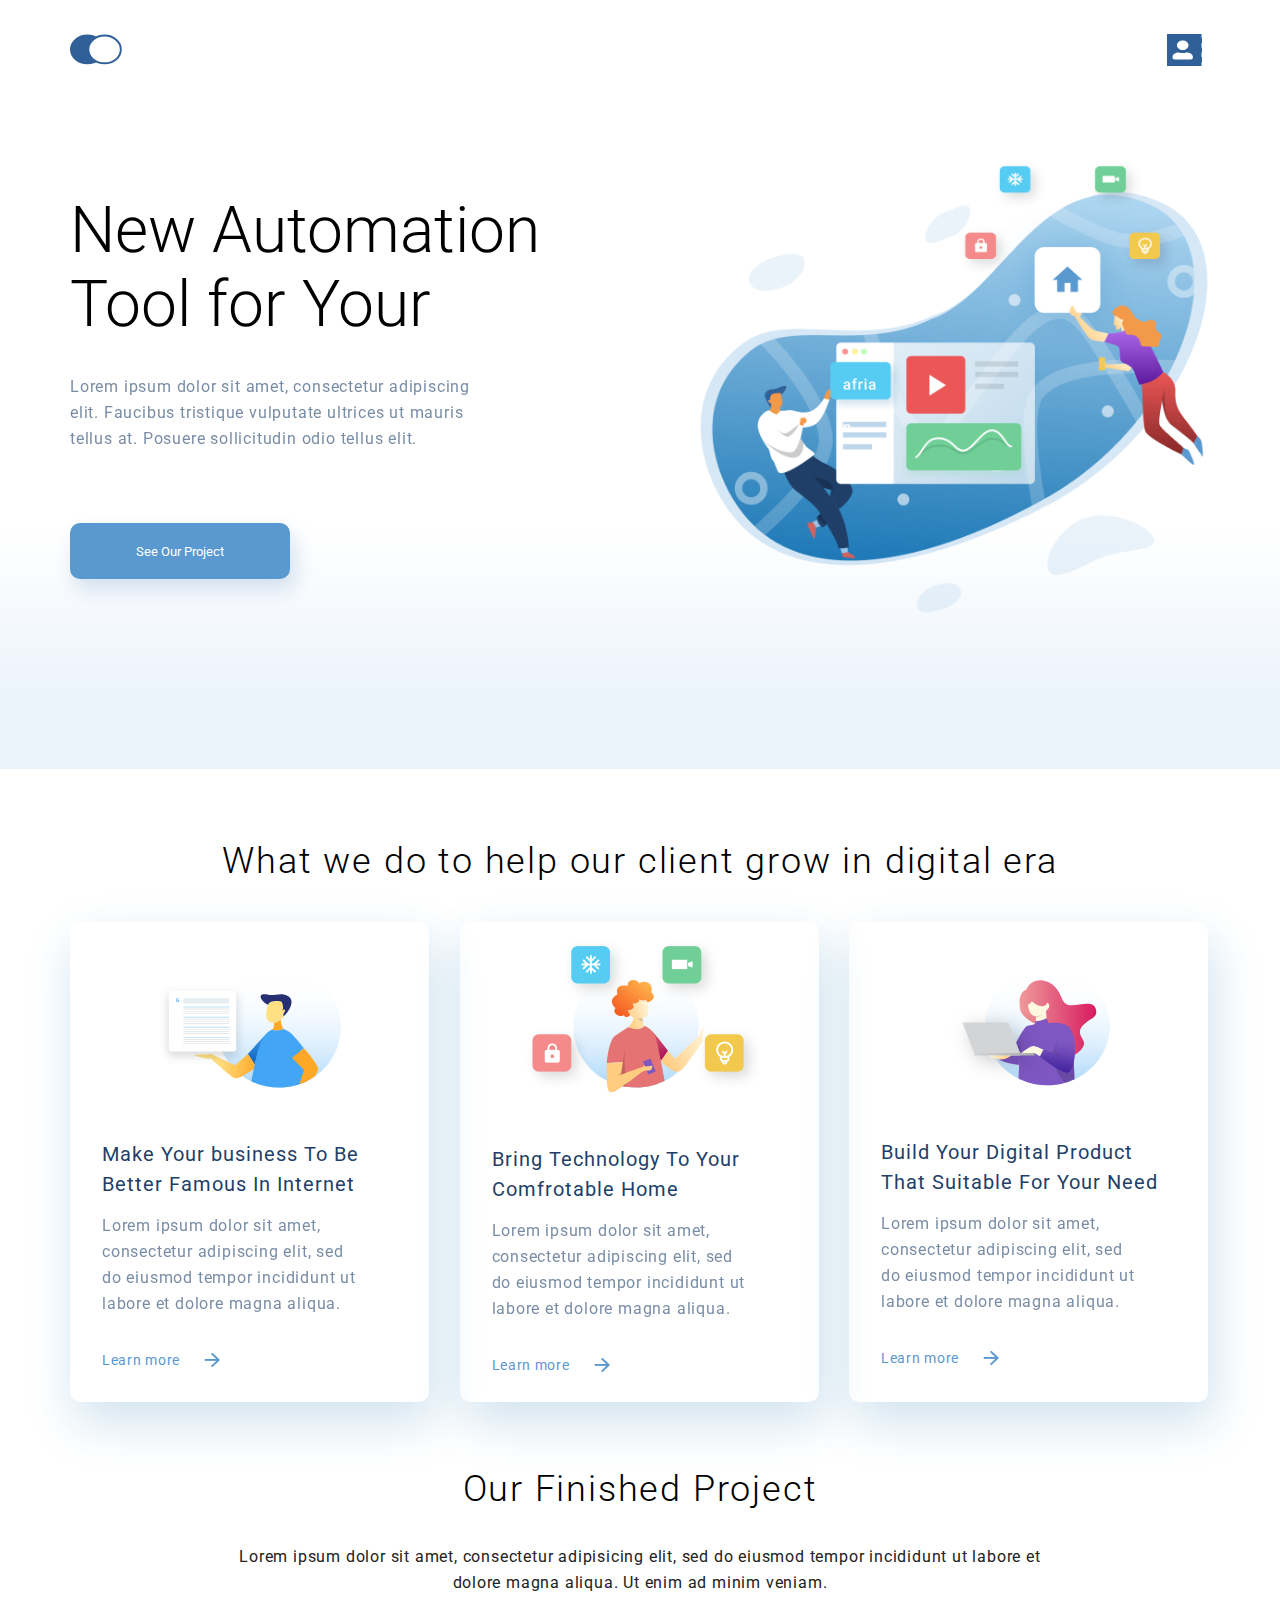
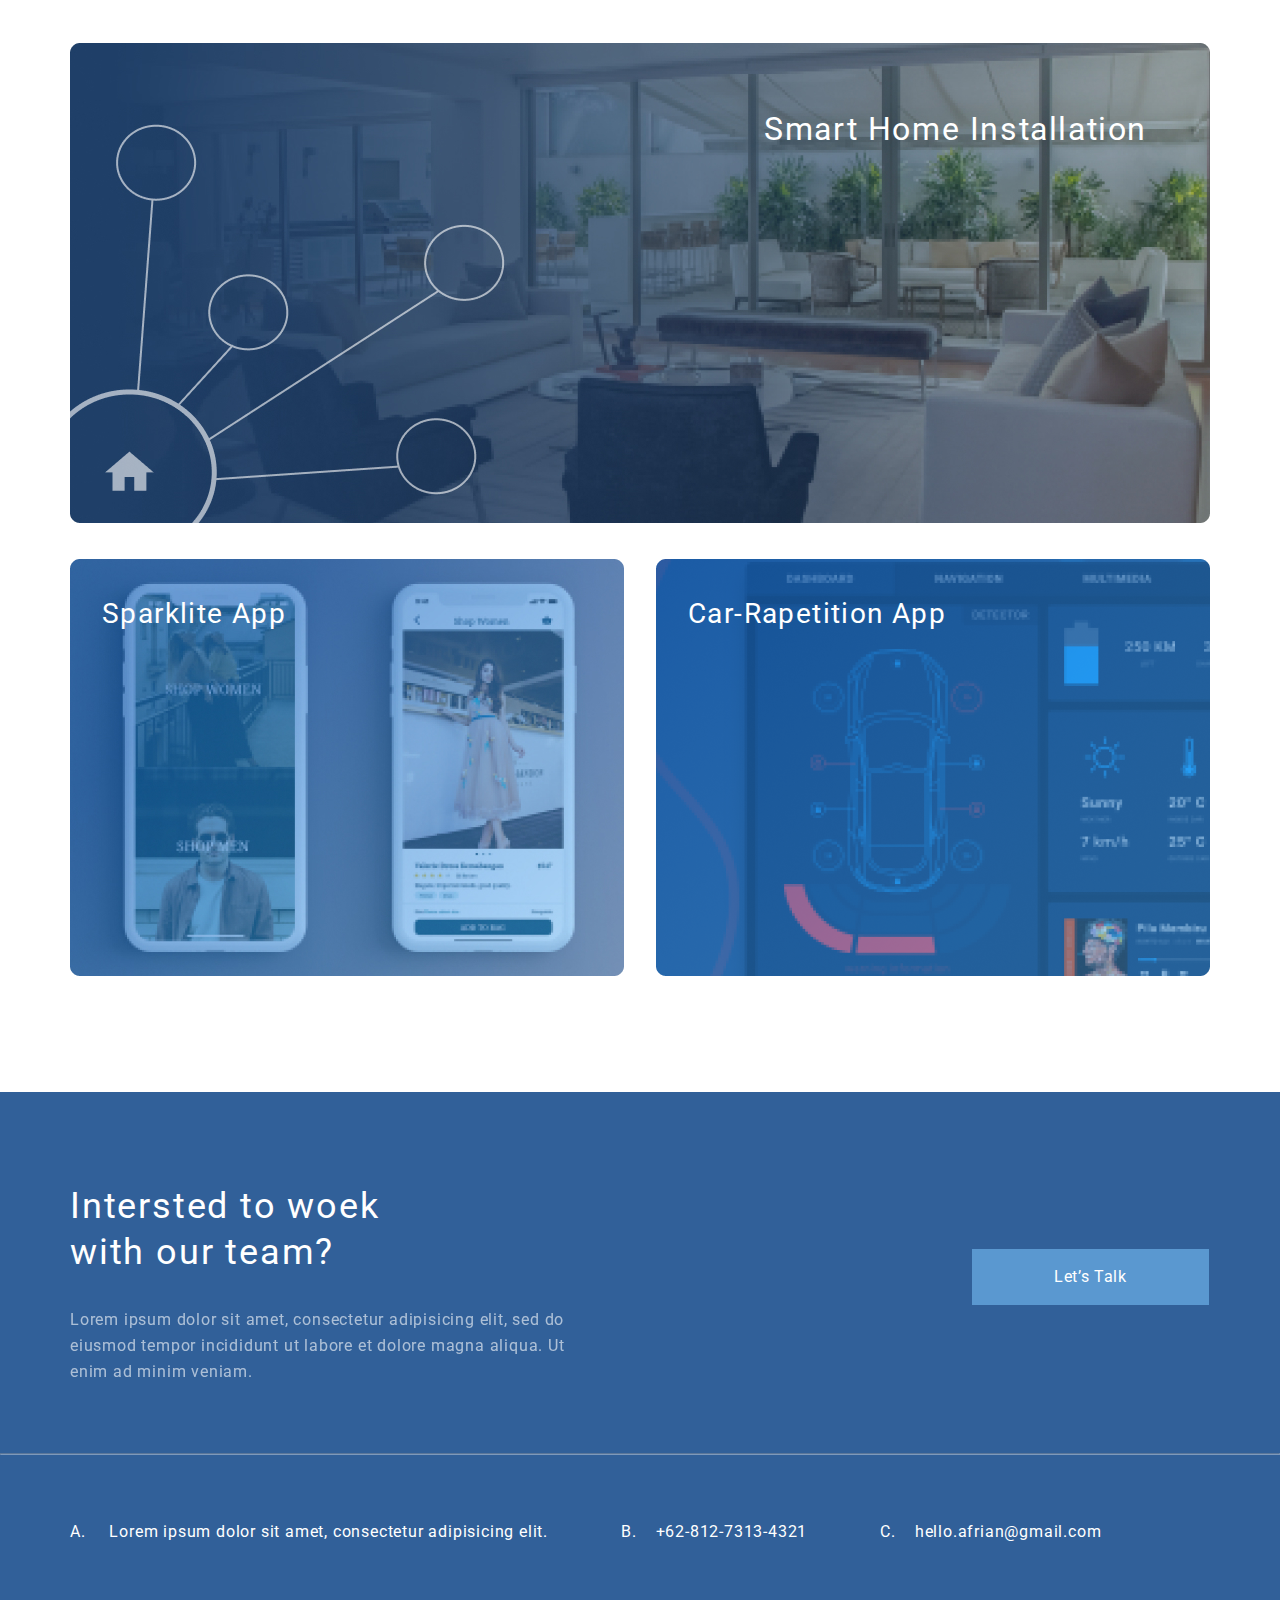
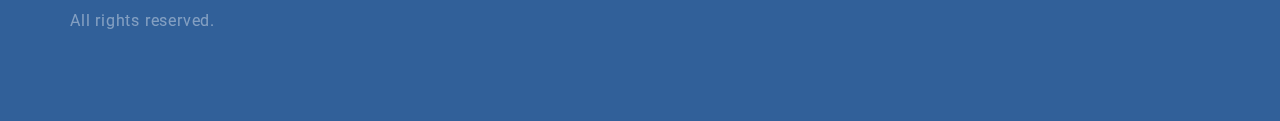
<file: index.html>
<!DOCTYPE html>
<html lang="en">

<head>
    <meta charset="UTF-8">
    <meta http-equiv="X-UA-Compatible" content="IE=edge">
    <meta name="viewport" content="width=device-width, initial-scale=1.0">
    <link rel="stylesheet" href="style.css">
    <link rel="preconnect" href="https://fonts.gstatic.com">
    <link href="https://fonts.googleapis.com/css2?family=Roboto:wght@300;400&display=swap" rel="stylesheet">
    <title>Document</title>
</head>

<body>
    <div class="header">
        <div class="wrapper wrapper__box">
            <div class="header__menu">
                <ul class="header__list">
                    <li class="header__link"><a href="index.html"><img src="./img/main.svg" alt="main logo"></a></li>
                    <li class="header__link"><a href="contacts.html"><img src="./img/contacts.svg"
                                alt="contacts logo"></a></li>
                </ul>
            </div>
            <div class="header__main">
                <div class="header__auotomation">
                    <h1 class="header__auotomation-text">New Automation
                        Tool for Your </h1>
                    <p class="header__auotomation-text">Lorem ipsum dolor sit amet, consectetur adipiscing elit.
                        Faucibus
                        tristique vulputate ultrices ut
                        mauris tellus at. Posuere sollicitudin odio tellus elit.
                    </p>

                    <button>See Our Project</button>

                </div>
            </div>
        </div>
    </div>
    <main class="main">
        <div class="wrapper wrap">
            <div class="main__title">
                <h3>What we do to help our client grow in digital era</h3>
            </div>
            <div class="main__about">
                <div class="main__cards">
                    <div class="main__card">
                        <img class="main__img-business" src="./img/business.svg" alt="business">
                        <h3>
                            Make Your business To Be
                            Better Famous In Internet
                        </h3>
                        <p>
                            Lorem ipsum dolor sit amet, consectetur adipiscing elit, sed do eiusmod tempor incididunt ut
                            labore et dolore magna aliqua.
                        </p>
                        <button>Learn more</button>
                    </div>
                    <div class="main__card ">
                        <img class="main__img-technologys" src="./img/group_technology.png" alt="technology">
                        <img class="main__img-technology" src="./img/technology.svg" alt="technology">
                        <h3>
                            Bring Technology To Your
                            Comfrotable Home
                        </h3>
                        <p>
                            Lorem ipsum dolor sit amet, consectetur adipiscing elit, sed do eiusmod tempor incididunt ut
                            labore et dolore magna aliqua.
                        </p>
                        <button>Learn more</button>
                    </div>
                    <div class="main__card">
                        <img class="main__img-build" src="./img/build.svg" alt="build">
                        <h3>
                            Build Your Digital Product
                            That Suitable For Your Need
                        </h3>
                        <p>
                            Lorem ipsum dolor sit amet, consectetur adipiscing elit, sed do eiusmod tempor incididunt ut
                            labore et dolore magna aliqua.
                        </p>
                        <button>Learn more</button>
                    </div>
                </div>
            </div>
        </div>
    </main>
    <section class="select">
        <div class="select__wrapper">
            <h3>Our Finished Project</h3>
            <p>
                Lorem ipsum dolor sit amet, consectetur adipisicing elit, sed do eiusmod tempor incididunt ut labore et
                dolore magna aliqua. Ut enim ad minim veniam.
            </p>
        </div>
        <div class="select__wrapp">
            <div class="select__item">
                <img src="./img/smart_home.jpg" alt="smart home">
                <p>Smart Home Installation</p>
            </div>
            <div class="select__img">
                <div class="select__img-item">
                    <img src="./img/sparklite_app.jpg" alt="sparklite app">
                    <p>Sparklite App</p>
                </div>
                <div class="select__img-item">
                    <img src="./img/car-rapetition_app.png" alt="car-rapetition app">
                    <p>Car-Rapetition App</p>
                </div>
            </div>
        </div>

    </section>

    <footer class="footer">
        <div class="footer__wrapper">
            <div class="footer__about">
                <h3>
                    Intersted to woek
                    with our team?
                </h3>
                <p>
                    Lorem ipsum dolor sit amet, consectetur adipisicing elit, sed do eiusmod tempor incididunt ut labore
                    et dolore magna aliqua. Ut enim ad minim veniam.
                </p>
            </div>
            <div class="footer__button">
                <button>Let’s Talk</button>
            </div>
        </div>
        <hr class="hr">
        <div class="footer__wrap">
            <ul>
                <li> Lorem ipsum dolor sit amet, consectetur adipisicing elit.</li>
                <li>+62-812-7313-4321</li>
                <li>hello.afrian@gmail.com</li>

            </ul>
            <div class="footer__text">
                <p>All rights reserved.</p>
            </div>

        </div>
    </footer>

</body>

</html>
</file>
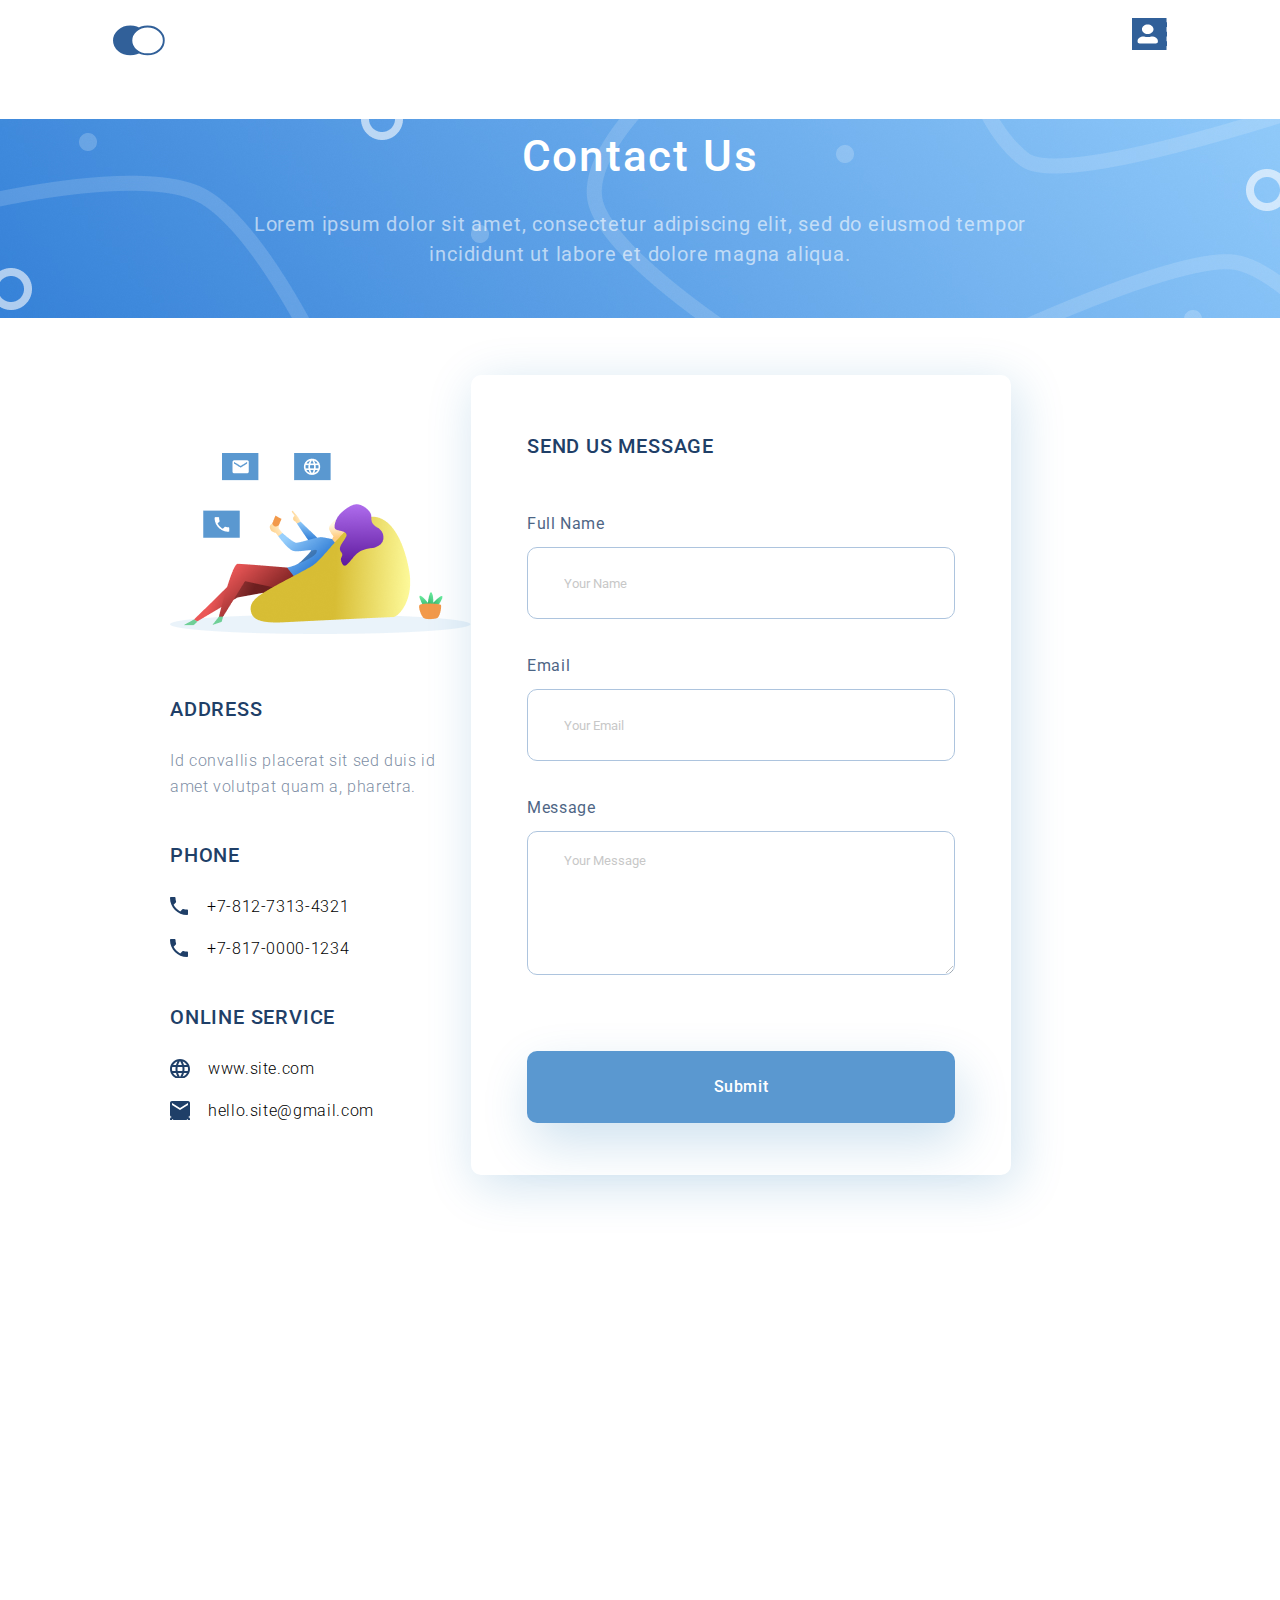
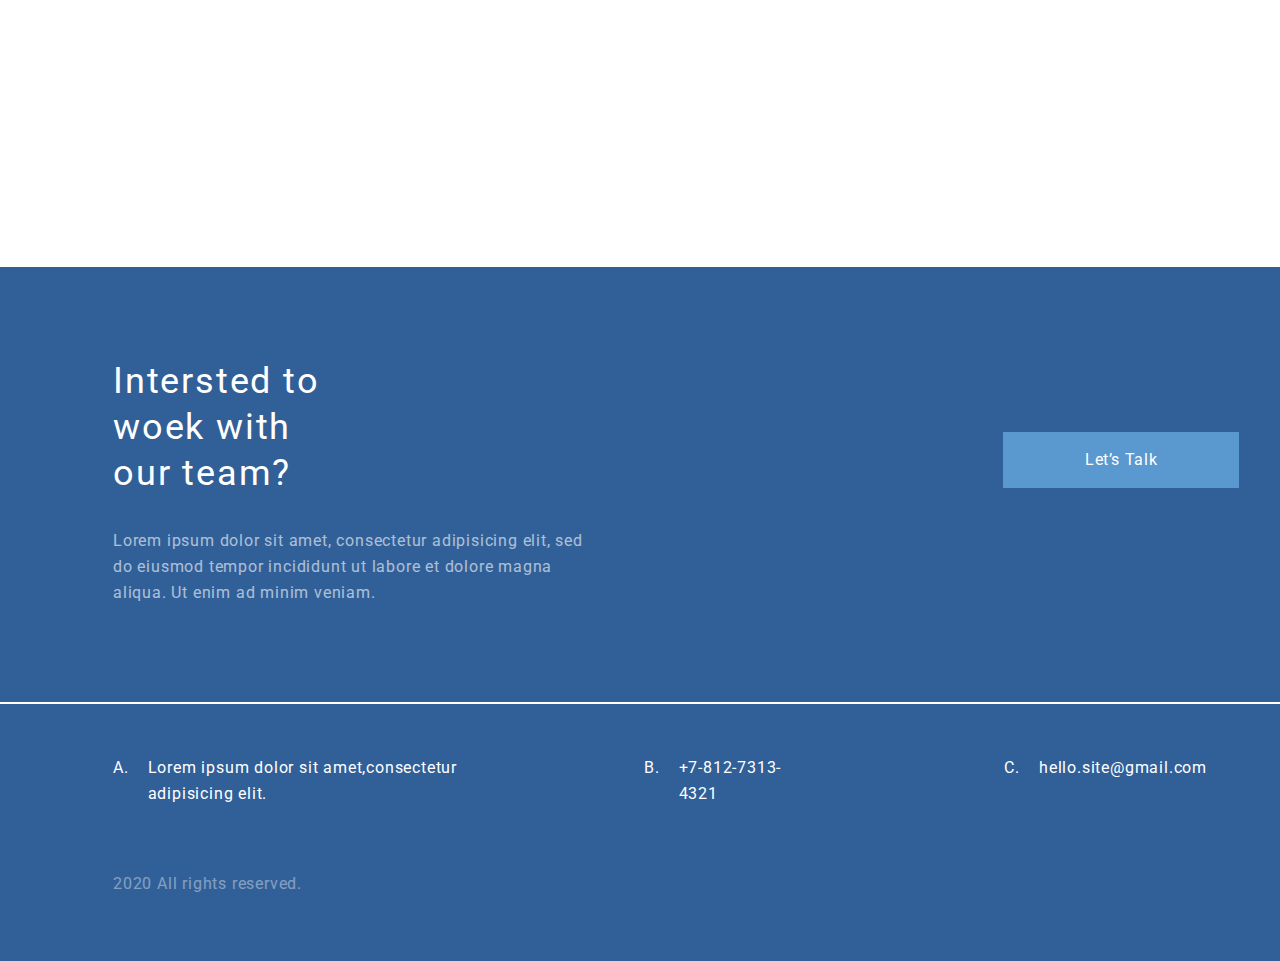
<file: contacts.html>
<!DOCTYPE html>
<html lang="en">

<head>
    <meta charset="UTF-8">
    <meta http-equiv="X-UA-Compatible" content="IE=edge">
    <meta name="viewport" content="width=device-width, initial-scale=1.0">
    <link rel="stylesheet" href="./style_contacts.css">
    <link rel="preconnect" href="https://fonts.gstatic.com">
    <link href="https://fonts.googleapis.com/css2?family=Roboto:wght@300;400;500&display=swap" rel="stylesheet">
    <title>Document</title>
</head>

<body>
    <header class="header">
        <div class="wrapper">
            <div class="header__menu">
                <ul class="header__list">
                    <li class="header__link"><a href="index.html"><img class="header__logo-main" src="./img/main.svg"
                                alt="main logo"></a></li>
                    <li class="header__link"><a href="contacts.html"><img src="./img/contacts.svg"
                                alt="contacts logo"></a></li>
                </ul>
            </div>
            <div class="header__bg">
                <h2>Contact Us</h2>
                <p>Lorem ipsum dolor sit amet, consectetur adipiscing elit, sed do eiusmod tempor incididunt ut labore
                    et dolore magna aliqua. </p>
            </div>
        </div>
    </header>
    <div class="main">
        <div class="wrapper__wrap">
            <div class="info">
                <div class="info__item">
                    <div class="img">
                        <img src="./img/sotial.png" alt="social">
                    </div>
                    <h3>ADDRESS</h3>
                    <p>Id convallis placerat sit sed duis id amet volutpat quam a, pharetra.</p>
                    <h3>PHONE</h3>
                    <ul>
                        <li class="info__list"><a href="+7-812-7313-4321">+7-812-7313-4321</a></li>
                        <li class="info__list"><a href="+7-817-0000-1234">+7-817-0000-1234</a></li>
                    </ul>
                    <h3>ONLINE SERVICE</h3>
                    <ul>
                        <li class="info__link"><a href="www.site.com">www.site.com</a></li>
                        <li class="info__link"><a href="hello.site@gmail.com">hello.site@gmail.com</a></li>
                    </ul>
                </div>
                <div class="info__item">
                    <div class="box">
                        <h3>SEND US MESSAGE</h3>
                        <form action="">
                            <p>Full Name </p>
                            <input class="input__area" type="text" placeholder="Your Name">
                            <p>Email </p>
                            <input class="input__area" type="email" placeholder="Your Email">
                            <p> Message </p>
                            <textarea class="input__area" name="" id="" cols="30" rows="10"
                                placeholder="Your Message"></textarea>
                            <button class="btn" type="submit">Submit</button>
                        </form>
                    </div>
                </div>
            </div>
            <iframe
                src="https://yandex.ru/map-widget/v1/?um=constructor%3A86b4d471b8c56388920864c1c0abe0b7c91432ac3e520b9351edbdc657898ec6&amp;source=constructor"
                width="100%" height="480" frameborder="0"></iframe>
        </div>
    </div>
    <section class="intersted">
        <div class="intersted__bg">
            <div class=" intersted__title ">
                <h2>Intersted to woek
                    with our team?</h2>
                <p>Lorem ipsum dolor sit amet, consectetur adipisicing elit, sed do eiusmod tempor incididunt ut labore
                    et dolore magna aliqua. Ut enim ad minim veniam.</p>
            </div>
            <div class="intersted__button">
                <button>Let’s Talk</button>
            </div>
        </div>
        <hr>
    </section>
    <div class="footer">
        <div class="footer__bg">
            <ul>
                <li>Lorem ipsum dolor sit amet,consectetur adipisicing elit.</li>
                <li><a href="+7-812-7313-4321">+7-812-7313-4321</a></li>
                <li><a href="hello.site@gmail.com">hello.site@gmail.com</a></li>
            </ul>
            <div class="footer__text">
                <p>2020 All rights reserved.</p>
            </div>
        </div>
    </div>
</file>
<file: style.css>
*{
    margin: 0;
    padding: 0;
    box-sizing: border-box;
    font-family: 'Roboto', sans-serif;
    color: #000000;
}
.header{
    background: linear-gradient(0deg, #EBF3FB 8.84%, rgba(152, 195, 232, 0) 31.12%);
    min-height: 768px;
}
.wrapper{
    max-width: 1140px;
    margin: 0 auto;
}
.wrapper__box{
    display: flex;
    flex-direction: column;
    height: 100%;
    background: url(./img/afria.png) no-repeat right center;
    background-size: 45%;
}
.header__menu{
    max-width: 1132px;
    margin-top: 27px;
    
}
.header__list{
    display: flex;  
    justify-content: space-between; 
    align-items: center;
}
.header__link{
    line-height: 40px;
}

ul{
    list-style-type: none;
}
a{
    text-decoration: none;
}
.header__auotomation{
    max-width: 554px;
    margin-top: 67px;
    
}
.header__auotomation-text:first-child{
    padding-top: 40px;
    font-weight: 300;
    font-size: 64px;
    line-height: 74px;
}
.header__auotomation-text:nth-child(2){
    padding-top: 32px;
    font-weight: normal;
    font-size: 16px;
    line-height: 26px;
    letter-spacing: 0.05em;
    color: #1F3F68;
    opacity: 0.6;
    width: 425px
}
.header__main{
    display: flex;
    flex-grow: 1;
}

.header__auotomation > button{
    width: 220px;
    height: 56px;
    background: #5A98D0;
    box-shadow: 5px 10px 20px rgba(53, 110, 173, 0.2);
    border-radius: 10px;
    color: #FFFFFF;
    border: none;
    margin-top: 71px;
    margin-bottom: 190px;
}
.wrap{
    margin-top: 48px;
}

.main__title > h3{
    font-weight: 300;
    text-align: center;
    padding-top: 21px;
    font-size: 36px;
    line-height: 46px;
    letter-spacing: 0.05em;
}
.main__about{
    max-width: 1138px;
    margin-top: 38px;
}
.main__cards{
    margin-top: 26px; 
    display: flex;
    justify-content: space-between;
}
.main__card{
    width: 359px;
    height: 480px;
    box-shadow: 5px 20px 50px rgba(16, 112, 177, 0.2);
    border-radius: 10px;
    display: flex;
    flex-direction: column;
}
.main__img-business{
    align-self: center;
    padding-top: 44px;
}

.main__img-technologys{
    position: absolute;
    top: 14px;
    left: 62px;
    align-self: center;
}
.main__img-technology{
    align-self: center;
    padding-top: 44px;
}
.main__card{
    position: relative;
}
.main__img-build{
    align-self: center;
    padding-top: 44px;
}
.main__card > h3{
    padding-top: 51px;
    font-size: 20px;
    line-height: 30px;
    letter-spacing: 0.05em;
    color: #1F3F68;
    width: 312px;
    font-weight: 400;
    padding-left: 32px;
    
}
.main__card > p{
    color: #1F3F68;
    opacity: 0.6;
    letter-spacing: 0.05em;
    font-size: 16px;
    line-height: 26px;
    font-weight: 400;
    width: 289px;
    padding-left: 32px;
    padding-top: 14px;
}
.main__card > button{
    max-width: 91px;
    border: none;
    background: #fff;
    color: #5A98D0;
    font-style: normal;
    font-weight: normal;
    font-size: 14px;
    line-height: 30px;
    letter-spacing: 0.05em;
    margin-left: 32px;
    margin-top: 28px;
}
.main__card > button::after{
    content: "";
    background: url(./img/shape.png);
    padding-left: 16px;
    margin-left: 24px;
}
.select{
    margin-top: 64px;
}
.select__wrapper{
    max-width: 1138px;
    min-height: 177px;
    margin: 0 auto;
}
.select__wrapper > h3{
    font-weight: 300;
    text-align: center;
    font-size: 36px;
    line-height: 46px;
    letter-spacing: 0.05em;
    text-align: center;
}
.select__wrapper > p{
    color: #222222;
    text-align: center;
    letter-spacing: 0.05em;
    font-weight: 400;
    font-size: 16px;
    line-height: 26px;
    width: 75%;
    height: 52px;
    margin: auto;
    padding-top: 32px;
}
.select__wrapp{
    max-width: 1140px;
    margin: 0 auto;
}
.select__item{
    position: relative;
    flex-grow: 1;
}
.select__item > p{
    position: absolute;
    top: 63px;
    right: 63px;
    font-weight: normal;
    font-size: 32px;
    line-height: 46px;
    text-align: right;
    letter-spacing: 0.05em;
    color: #FFFFFF;

}
.select__item > img{
    max-width: 100%;
} 

.select__img{
    margin-top: 32px;
    display: flex;
    justify-content: space-between;
}
.select__img-item:last-child{
    margin-left: 32px;
}
.select__img-item > img{
    max-width: 100%;
}
.select__wrapp > img{
    max-width: 100%;
}
.select__img-item{
    position: relative;
}
.select__img-item > p{
    position: absolute;
    top: 32px;
    left: 32px;
    font-style: normal;
    font-weight: normal;
    font-size: 28px;
    line-height: 46px;
    letter-spacing: 0.05em;
    color: #FFFFFF;
}

.footer{
    background: #316099;
    margin-top: 112px;
    max-width: 100%;
}
.footer__wrapper{
    max-width: 1140px;
    margin: 0 auto;
    display: flex;
}
.footer__about{
    margin-top: 66px;
    max-width: 488px;
    height: 280px;
}
.footer__about > h3{
    color: #FFFFFF;
    letter-spacing: 0.05em;
    font-weight: 400;
    font-size: 36px;
    line-height: 46px;
    width: 340.96px;
    padding-top: 25px;
}
.footer__about > p{
    color: #FFFFFF;
    opacity: 0.6;
    letter-spacing: 0.05em;
    font-weight: normal;
    font-size: 16px;
    line-height: 26px;
    width: 494.77px;
    padding-top: 32px;
}
.footer__button > button{
    font-weight: normal;
    font-size: 16px;
    line-height: 26px;
    text-align: center;
    letter-spacing: 0.04em;
    color: #FFFFFF;
    background: #5A98D0;
    width: 236.63px;
    height: 56px;
    border: none;
}
.footer__button{
    padding-top: 157px;
    padding-left: 414px;
}
.hr{
    max-width: 100%;
    margin: auto;
    margin-top: 15px;
    opacity: 0.4;
}
.footer__wrap{
    margin: 0 auto;
    min-height: 253px;
    margin-top: 13px; 
    max-width: 1140px;
}
.footer__wrap > ul{
    display: flex;
}
.footer__wrap > ul > li{
    padding-right: 73px;
    color: #FFFFFF;
    letter-spacing: 0.05em;
    font-weight: 400;
    font-size: 16px;
    line-height: 26px;
    padding-top: 51px;
}
.footer__wrap > ul > li:first-child::before{
    content:'A.';
    margin-right: 19px;
}
.footer__wrap > ul > li:last-child::before{
    content:'C.';
    margin-right: 19px;
}
.footer__wrap > ul > li:nth-child(2)::before{
    content:'B.';
    margin-right: 19px;
}
.footer__text{
    max-width: 1132px;
    margin-top: 48px;
    padding-bottom: 64px;
    
}
.footer__text > p{
    padding-top: 15px;
    opacity: 0.4;
    color: #FFFFFF;
    letter-spacing: 0.05em;
    font-weight: normal;
    font-size: 16px;
    line-height: 26px;
}
/* media */
@media (max-width:1024px){
    .wrapper{
        padding-left: 32px;
        padding-right: 32px;
    }
    .wrapper__box{
        background-position: right 280px;
    }
    .main__cards{
        flex-direction: column;
        align-items: center;
        margin-top: 64px;
    }
    .main__card:first-child{
        margin-top: 0;
    }
    .main__card{
        margin-top: 32px;
    }
    .footer__wrapper{
        justify-content: center;
    }
    .footer__wrap > ul{
        display: block;
    }
    .footer__button{
        padding-left: 51px;
        padding-top: 151px;
    }
    .footer__about > p{
        max-width: 338px;
        padding-top: 32px;
    }
    .footer__about{
        margin-top: 0;
    }
    .footer__about > h3{
        padding-top: 47px;
    }
    .hr{
        margin-top: 64px;
    }
    .footer__wrap > ul {
        display: grid;
        justify-content: center;
    }
    .footer__wrap > ul > li{
        padding-top: 25px;
    }
    .footer__wrap > ul > li:first-child{
        padding-top: 64px;
    }
    .footer__text{
        margin-left: 231px;
    }
}

@media (max-width: 768px){
   .wrapper__box {
        background-position: right 365px;
    }
    .select__wrapper > p {
        max-width: 520px;
    }
    .select__item {
        margin-top: 64px;
    }
    .select{
        margin-top: 121px;
    }
    .footer__button > button{
        width: 133px;
        height: 31px;
    }
    .footer__text{
        margin-left: 112px;
    }

}

@media (max-width: 667px){
    .header{
        min-height: 376px;
    }
    .header__main{
        display: block;
        margin-bottom: 41px;
    }
    .wrapper__box{
        background: none;
    }
    .header__auotomation {
        margin-top: 0;
        max-width: 100%;
    }
    .header__auotomation-text:first-child{
        font-size: 32px;
        line-height: 37px;
        text-align: center;
        width: 343px;
        margin-top: 36px;
        padding-top: 33px;
        margin: auto;
    }
    .header__auotomation-text:nth-child(2){
        text-align: center;
        width: 343px;
        padding-top: 12px;
        margin: auto;
        padding-bottom: 32px;
    }
    .header__auotomation > button{
        width: 108px;
        height: 27px;
        font-size: 12px;
        margin: auto;
        display: block;
        
    }
    .footer{
        margin-top: 64px;
    }
}
@media (max-width: 487px) {
    .wrapper{
        padding-left: 17px;
        padding-right: 17px;
    }
    .main__title > h3{
        font-size: 24px;
        line-height: 28px;
        width: 341px;
        letter-spacing: normal;
        padding-top: 0;
        margin: auto;
    }  
    .main__about{
        margin-top: 0;
    } 
    .main__cards{
        margin-top: 32px;
    }
    .select__wrapper > p{
        width: 343px;
    }
    .select__wrapper > h3{
        font-size: 24px;
        line-height: 28px;
        letter-spacing: normal;
    }
    .select__img{
        display: block;
        margin-top: 0;
    }
    .select__img-item{
        margin-top: 16px;
    }
    .select__img-item:last-child{
        margin-left: 0;
    }
    .select__item > p{
        font-size: 16px;
        line-height: 19px;
        top: 16px;
        right: 16px;
    }
    .select__img-item > p{
        font-size: 16px;
        line-height: 19px;
        top: 26px;
        left: 16px;
    }
    .select__item{
        margin-top: 82px;
    }
    .select{
        margin-top: 64px;
    }
    .select__wrapper > p {
        width: 343px;
        margin-left: 15px;
        margin-right: 15px;
    }
    .footer__wrapper{
        display: block;
    }
    .footer{
        margin-top: 82px;
    }
    .footer__about > h3{
        font-size: 24px;
        line-height: 28px;
        text-align: center;
    }
    .footer__about > p{
        max-width: 343px;
        text-align: center;
        padding-top: 32px;
    }
    .footer__about > h3{
        padding-left: 16px;
        padding-top: 47px;
    }
    .footer__about > p{
        padding-left: 16px;
    }
    .footer{
        margin-top: 64px;
    }
    .footer__button{
        padding-top: 40px;
        padding-left: 132px;
    }
    .footer__wrap > ul {
        padding-left: 16px;
    };
    .footer__wrap > ul > li{
        padding-top: 17px;
    }
    .footer__wrap > ul > li:first-child{
        padding-top: 32px;
    }
}
@media (max-width:343px){




}
</file>
<file: style_contacts.css>
*{
    margin: 0;
    padding: 0;
    box-sizing: border-box;
    font-family: 'Roboto', sans-serif;
    color: #000000;
}
.wrapper{
    max-width: 1366px;
    margin: 0 auto;
}
.header__menu{
    margin-top: 18px;
    max-width: 1366px;
    height: 50px;
}
.header__list{
    display: flex; 
    justify-content: space-between;  
}
.header__link{
    line-height: 40px;
    padding-left: 113px;
    padding-right: 113px;
}

ul{
    list-style-type: none;
}
a{
    text-decoration: none;
}
.header__bg{
    width: 100%;
    background: url(./img/header__bg.jpg) no-repeat;
}
.header__bg > h2 {
    text-align: center;
    letter-spacing: 0.04em;
    color: #FFFFFF;
    font-weight: 500;
    font-size: 44px;
    line-height: 74px;
    margin-top: 51px;
}
.header__bg > p{
    margin: auto;
    max-width: 780px;
    font-weight: normal;
    font-size: 20px;
    line-height: 30px;
    text-align: center;
    letter-spacing: 0.04em;
    color: rgba(255, 255, 255, 0.6);
    margin-top: 16px;
    padding-bottom: 49px;
}
/*main*/
.wrapper__wrap{
    margin: auto;
    max-width: 940px;
}
.info{
    display: flex;
}

.info__item > h3{
    font-weight: 500;
    font-size: 20px;
    line-height: 30px;
    letter-spacing: 0.04em;
    color: #1F3F68;
    padding-bottom: 24px;
}
.info__item > p{
    font-weight: 300;
    font-size: 16px;
    line-height: 26px;
    letter-spacing: 0.04em;
    color: #1F3F68;
    opacity: 0.6;
    padding-bottom: 40px;
    width: 299px;
}
.info__item > ul > li{
    font-weight: 300;
    font-size: 16px;
    line-height: 26px;
    letter-spacing: 0.04em;
    color: #1F3F68;
}
.info__item > ul > li:first-child{
    padding-bottom: 16px;
}
.info__item > ul > li:last-child{
    padding-bottom: 40px;
}
.info__list::before{
    content: '';
    background: url(./img/phone.svg) no-repeat;
    margin-right: 19px;
    padding-left: 18px
}
.info__link:first-child::before{
    content: '';
    padding-left: 20px;
    margin-right: 18px;
    background: url(./img/planet.svg);
}
.info__link:last-child::before{
    content: '';
    padding-left: 20px;
    margin-right: 18px;
    background: url(./img/mail.svg);
}
.img{
    padding-top: 135px;
    margin-bottom: 56px;
}
.box{
    width: 540px;
    height: 800px;
    background: #FFFFFF;
    box-shadow: 5px 10px 50px rgba(16, 112, 177, 0.2);
    border-radius: 10px;
    margin-top: 57px;
}
.box > h3{
    font-weight: 500;
    font-size: 20px;
    line-height: 30px;
    letter-spacing: 0.04em;
    color: #1F3F68;
    padding-bottom: 48px;
    padding-top: 56px;
    padding-left: 56px;
}
.box > form > p{
    font-size: 16px;
    line-height: 30px;
    letter-spacing: 0.04em;
    color: #1F3F68;
    opacity: 0.8;
    padding-left: 56px;
    padding-bottom: 8px;
}
.box > form > input{
    width: 428px;
    height: 72px;
    opacity: 0.4;
    border: 1px solid #356EAD;
    border-radius: 10px;
    margin-left: 56px;
    margin-bottom: 32px;
    padding-left: 36px;
    
}
.box > form > textarea{
    width: 428px;
    height: 144px;
    opacity: 0.4;
    border: 1px solid #356EAD;
    border-radius: 10px;
    padding-top: 21px;
    padding-left: 36px;
    margin-left: 56px;
}
.box > form > button{
    display: block;
    width: 428px;
    height: 72px;
    background: #5A98D0;
    box-shadow: 5px 20px 50px rgba(16, 112, 177, 0.2);
    border-radius: 10px;
    border: none;
    font-family: Roboto;
    font-weight: 500;
    font-size: 16px;
    line-height: 26px;
    text-align: center;
    letter-spacing: 0.04em;
    color: #FFFFFF;
    margin-top: 72px;
    margin-left: 56px;
}
.wrapper__wrap > iframe{
    margin-top: 96px;
    margin-bottom: 112px;
}
.intersted__bg{
    max-width: 100%;
    background: #316099;
    margin: auto;
    display: flex;
}
.intersted__title > h2 {
    font-weight: normal;
    font-size: 36px;
    line-height: 46px;
    letter-spacing: 0.05em;
    color: #FFFFFF;
    width: 340.96px;
    padding-top: 91px;
    padding-left: 113px;
}
.intersted__title > p{
    font-weight: normal;
    font-size: 16px;
    line-height: 26px;
    letter-spacing: 0.05em;
    color: #FFFFFF;
    width: 595.77px;
    opacity: 0.6;
    padding-top: 32px;
    padding-left: 113px;
    margin-bottom: 96px;
}
.intersted__button > button{
    width: 236.63px;
    height: 56px;
    background: #5A98D0;
    font-weight: normal;
    font-size: 16px;
    line-height: 26px;
    text-align: center;
    letter-spacing: 0.04em;
    color: #FFFFFF;
    display: block;
    border: none;
}
.intersted__button{
    margin-top: 165px;
    padding-left: 407px;
}
.intersted > hr{
    opacity: 0.4;
    border: 1px solid #FFFFFF;
    max-width: 100%;
    margin: auto;
}
.footer__bg{
    max-width: 100%;
    background: #316099;
    margin: auto;
}
.footer__bg > ul > li , .footer__bg > ul > li > a{
    list-style-type: none;
    font-family: Roboto;
    font-style: normal;
    font-weight: normal;
    font-size: 16px;
    line-height: 26px;
    letter-spacing: 0.05em;
    color: #FFFFFF;
    display: flex;
}
.footer__bg > ul{
    display: flex;
}
.footer__bg > ul > li:first-child:before{
    content: 'A.';
    margin-right: 19px;
    
}
.footer__bg > ul > li:first-child{
    width: 535px;
}
.footer__bg > ul > li{
    padding-right: 73px;
    color: #FFFFFF;
    letter-spacing: 0.05em;
    font-weight: 400;
    font-size: 16px;
    line-height: 26px;
    padding-top: 51px;
    padding-left: 113px;
}

.footer__bg > ul > li:first-child::before{
    content:'A.';
    margin-right: 19px;
}
.footer__bg > ul > li:last-child::before{
    content:'C.';
    margin-right: 19px;
}
.footer__bg > ul > li:nth-child(2)::before{
    content:'B.';
    margin-right: 19px;
}

.footer__text > p{
    padding-top: 64px;
    padding-bottom: 64px;
    opacity: 0.4;
    color: #FFFFFF;
    letter-spacing: 0.05em;
    font-weight: normal;
    font-size: 16px;
    line-height: 26px;
    padding-left: 113px;
}

@media (max-width: 1024px){
    .intersted__title > h2{
        width: 444px;
        padding-left: 0;
    }
    .intersted__title > p{
        width: 444px;
        padding-left: 0;
    }
    .intersted__button{
        margin: auto;
        padding-left: 0;
    }
    .intersted__title {
        margin: auto;
    }
    .footer__bg {
        display: grid;
        justify-content: center;
    }
    .footer__bg > ul{
        display: block;
    }
    .footer__bg > ul > li:first-child{
        width: 660px;
    }
    .info{
        display: grid;
        justify-content: center;
    }
    .info__item{
        margin: auto;
    }
@media (max-width: 768px) {
    .intersted__button > button{
        width: 133px;
        height: 31px;
    }

}

@media (max-width: 487px) {
    .header__link{
        padding-left: 0;
        padding-right: 0;
    }
    .header__bg > p{
        font-size: 16px;
        line-height: 30px;
        letter-spacing: normal;
        padding-top: 32px;
        padding-bottom: 61px;
        width: 341px;
        margin-top: 0;
    }
    .header__bg > h2{
        font-size: 24px;
        line-height: 28px;
        margin-top: 25px;
        padding-top: 48px;
    }
    .img{
        padding-top: 46px;
        margin-bottom: 64px;
    }
    .box{
        width: 342px;
        height: 558px;
        margin-top: 32px;
    }
    .box > h3{
        font-size: 16px;
        padding-top: 36px;
        padding-left: 36px;
        padding-bottom: 31px;
    }
    .box > form > p{
        font-size: 14px;
        padding-left: 36px;
        padding-bottom: 5px;
    }
    .box > form > input{
        width: 271px;
        height: 46px;
        margin-left: 36px;
        margin-bottom: 20px;
    }
    .box > form > textarea{
        width: 271px;
        height: 92px;
        margin-left: 36px;
        margin-bottom: 46px;
    }
    .box > form > button{
        width: 271px;
        height: 46px;
        margin-top: 0;
        margin-bottom: 35px;
        margin-left: 35px;
    }
    .intersted__bg{
        display: grid;
    }
    .intersted__title > h2{
        font-size: 24px;
        line-height: 28px;
        text-align: center;
        width: 343px;
        padding-top: 18px;
    }
    .intersted__title > p{
        width: 343px;
        padding-top: 32px;
        margin-bottom: 33px;
    }
    .intersted__button > button{
        margin-bottom: 48px;
    }
    .footer__bg{
        display: block;
    }
    .footer__bg > ul > li:first-child{
        width: 375px;
        padding-top: 32px;
    }
    .footer__bg > ul > li{
        padding-left: 0;
        padding-top: 17px;
    }
    .footer__text > p{
        padding-left: 0;
        padding-top: 37px;
        padding-bottom: 37px;
    }
    .wrapper__wrap > iframe{
        margin-top: 32px;
        margin-bottom: 32px;
    }
}
@media (max-width: 343px){
    .box{
        width: 342px;
    }
}
</file>
